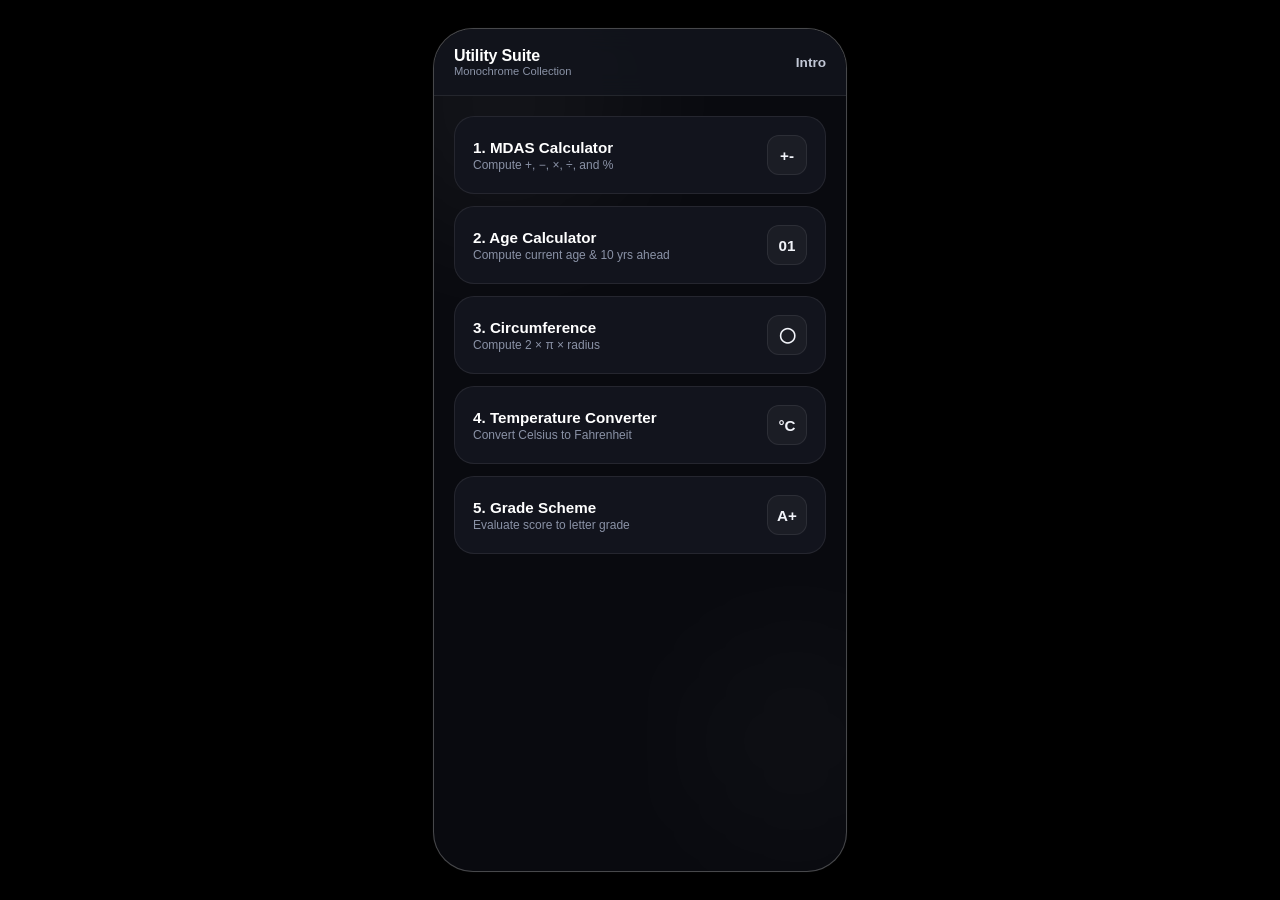
<file: index.html>
<!DOCTYPE html>
<html lang="en">
<head>
  <meta charset="UTF-8">
  <meta name="viewport" content="width=device-width, initial-scale=1.0, maximum-scale=1.0, user-scalable=no">
  <title>Dashboard Hub</title>
  <link rel="stylesheet" href="style.css">
  <style>
    .card-link {
      background: var(--mono-800);
      border-radius: var(--radius);
      padding: 18px;
      border: 1px solid var(--glass-border);
      text-decoration: none;
      color: inherit;
      display: flex;
      align-items: center;
      justify-content: space-between;
      margin-bottom: 12px;
      transition: all 0.2s ease;
    }
    .card-link:hover { border-color: var(--glass-border-active); }
    .card-link:active { transform: scale(0.98); }
    .card-info h2 { font-size: 0.95rem; font-weight: 600; color: var(--mono-fff); }
    .card-info p { font-size: 0.75rem; color: var(--mono-400); margin-top: 2px; }
    .card-icon {
      width: 40px; height: 40px; background: rgba(255, 255, 255, 0.04); color: var(--mono-100);
      border-radius: 12px; display: flex; align-items: center; justify-content: center;
      font-weight: 600; font-size: 0.95rem; border: 1px solid var(--glass-border);
    }
  </style>
</head>
<body>

  <div class="phone-container">
    <div class="orb orb-1"></div>
    <div class="orb orb-2"></div>

    <div class="top-bar">
      <div>
        <span class="page-title">Utility Suite</span>
        <p style="font-size: 0.7rem; color: var(--mono-400);">Monochrome Collection</p>
      </div>
      <a href="welcome.html" class="back-btn">Intro</a>
    </div>

    <div class="content">
      <a href="mdas.html" class="card-link">
        <div class="card-info">
          <h2>1. MDAS Calculator</h2>
          <p>Compute +, −, ×, ÷, and %</p>
        </div>
        <div class="card-icon">+-</div>
      </a>

      <a href="age.html" class="card-link">
        <div class="card-info">
          <h2>2. Age Calculator</h2>
          <p>Compute current age & 10 yrs ahead</p>
        </div>
        <div class="card-icon">01</div>
      </a>

      <a href="circle.html" class="card-link">
        <div class="card-info">
          <h2>3. Circumference</h2>
          <p>Compute 2 × π × radius</p>
        </div>
        <div class="card-icon">◯</div>
      </a>

      <a href="temp.html" class="card-link">
        <div class="card-info">
          <h2>4. Temperature Converter</h2>
          <p>Convert Celsius to Fahrenheit</p>
        </div>
        <div class="card-icon">°C</div>
      </a>

      <a href="grade.html" class="card-link">
        <div class="card-info">
          <h2>5. Grade Scheme</h2>
          <p>Evaluate score to letter grade</p>
        </div>
        <div class="card-icon">A+</div>
      </a>
    </div>
  </div>

</body>
</html>
</file>
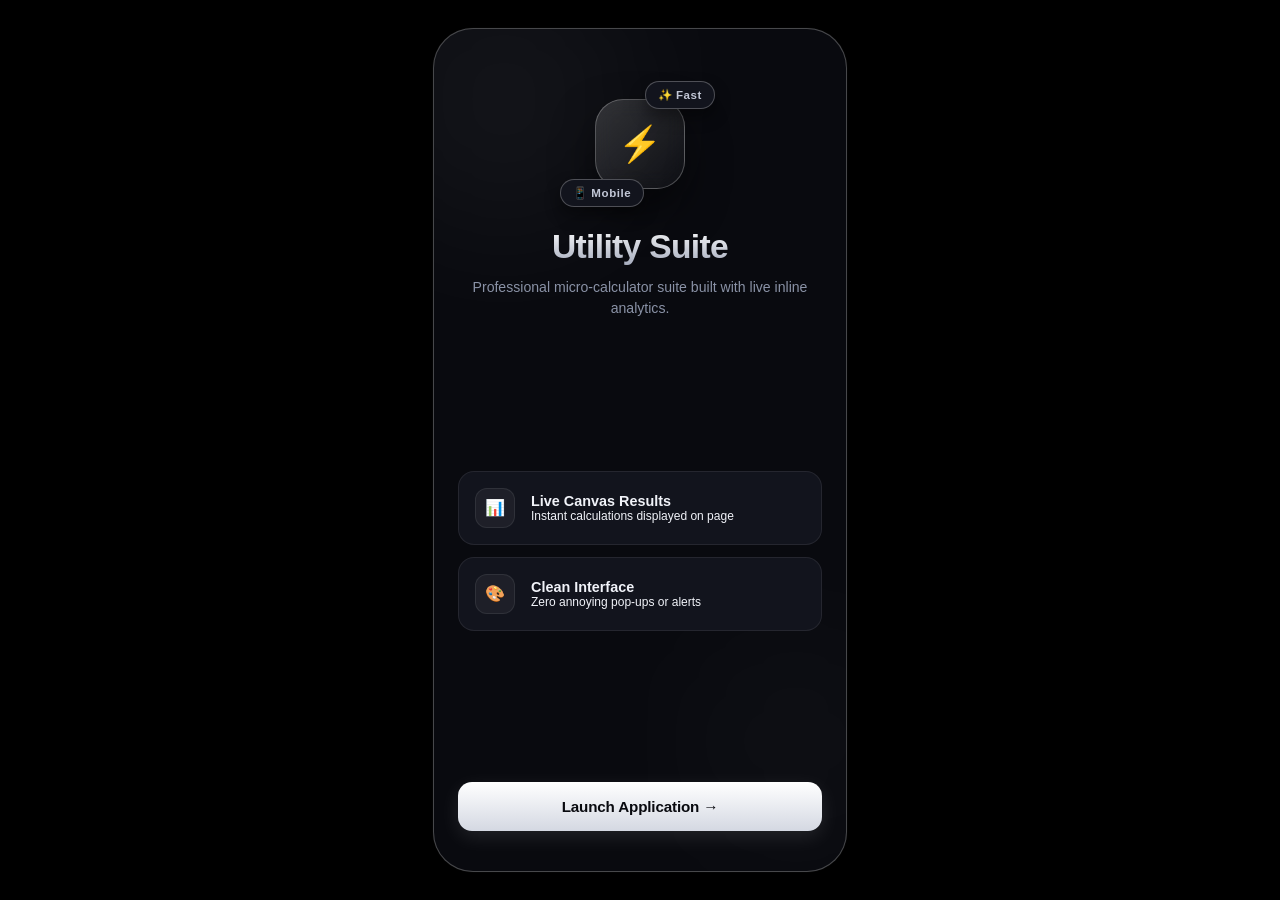
<file: welcome.html>
<!DOCTYPE html>
<html lang="en">
<head>
  <meta charset="UTF-8">
  <meta name="viewport" content="width=device-width, initial-scale=1.0, maximum-scale=1.0, user-scalable=no">
  <title>Welcome - Utility Suite</title>
  <link rel="stylesheet" href="style.css">
</head>
<body>

  <div class="phone-container">
    <!-- Glowing Orbs -->
    <div class="orb orb-1"></div>
    <div class="orb orb-2"></div>

    <div class="welcome-screen">
      <!-- Animated 3D Graphic -->
      <div class="welcome-content">
        <div class="floating-hero-box">
          <div class="hero-glass-disc">⚡</div>
          <div class="float-chip chip-1">✨ Fast</div>
          <div class="float-chip chip-2">📱 Mobile</div>
        </div>

        <h1 class="welcome-title">Utility Suite</h1>
        <p class="welcome-subtitle">
          Professional micro-calculator suite built with live inline analytics.
        </p>
      </div>

      <!-- Feature Cards -->
      <div class="glass-features">
        <div class="glass-feature-card">
          <div class="glass-icon">📊</div>
          <div>
            <h4 style="font-size: 0.9rem; font-weight: 700;">Live Canvas Results</h4>
            <p style="font-size: 0.75rem; color: var(--text-muted);">Instant calculations displayed on page</p>
          </div>
        </div>

        <div class="glass-feature-card">
          <div class="glass-icon">🎨</div>
          <div>
            <h4 style="font-size: 0.9rem; font-weight: 700;">Clean Interface</h4>
            <p style="font-size: 0.75rem; color: var(--text-muted);">Zero annoying pop-ups or alerts</p>
          </div>
        </div>
      </div>

      <!-- Launch Action -->
      <div>
        <a href="index.html" class="btn-start">
          Launch Application &rarr;
        </a>
      </div>
    </div>
  </div>

</body>
</html>
</file>
<file: style.css>
:root {
  --mono-000: #000000;
  --mono-900: #090A0F;
  --mono-800: #12141D;
  --mono-700: #1E2230;
  --mono-600: #2A2F42;
  --mono-500: #4B526B;
  --mono-400: #8A92A6;
  --mono-300: #C2C7D6;
  --mono-100: #F1F3F9;
  --mono-fff: #FFFFFF;

  --accent-glow: rgba(255, 255, 255, 0.12);
  --glass-card: rgba(255, 255, 255, 0.03);
  --glass-border: rgba(255, 255, 255, 0.08);
  --glass-border-active: rgba(255, 255, 255, 0.25);
  --radius: 20px;
}

* {
  box-sizing: border-box;
  margin: 0;
  padding: 0;
  font-family: -apple-system, BlinkMacSystemFont, "Segoe UI", Roboto, Helvetica, Arial, sans-serif;
  -webkit-tap-highlight-color: transparent;
}

body {
  background-color: var(--mono-000);
  display: flex;
  justify-content: center;
  align-items: center;
  min-height: 100vh;
  color: var(--mono-100);
  overflow: hidden;
}

/* Mobile Frame Container */
.phone-container {
  width: 100%;
  max-width: 414px;
  height: 100vh;
  max-height: 896px;
  background-color: var(--mono-900);
  display: flex;
  flex-direction: column;
  position: relative;
  overflow: hidden;
  box-shadow: 0 0 60px rgba(0, 0, 0, 0.8), 0 0 1px rgba(255, 255, 255, 0.2);
}

@media (min-width: 480px) {
  .phone-container {
    border-radius: 40px;
    height: 844px;
    border: 1px solid var(--glass-border-active);
  }
}

/* Subtle Ambient Glows */
.orb {
  position: absolute;
  border-radius: 50%;
  filter: blur(80px);
  z-index: 0;
  pointer-events: none;
}
.orb-1 {
  width: 260px;
  height: 260px;
  background: rgba(255, 255, 255, 0.05);
  top: -60px;
  left: -60px;
  animation: floatOrb 10s ease-in-out infinite alternate;
}
.orb-2 {
  width: 220px;
  height: 220px;
  background: rgba(255, 255, 255, 0.03);
  bottom: 20px;
  right: -60px;
  animation: floatOrb 12s ease-in-out infinite alternate-reverse;
}

/* Onboarding Screen */
.welcome-screen {
  flex: 1;
  display: flex;
  flex-direction: column;
  justify-content: space-between;
  padding: 40px 24px;
  position: relative;
  z-index: 1;
}

.welcome-content {
  text-align: center;
  margin-top: 20px;
}

/* Hero Graphic Box */
.floating-hero-box {
  width: 110px;
  height: 110px;
  margin: 0 auto 28px;
  position: relative;
  display: flex;
  align-items: center;
  justify-content: center;
  animation: float 4s ease-in-out infinite;
}

.hero-glass-disc {
  width: 90px;
  height: 90px;
  background: linear-gradient(135deg, rgba(255, 255, 255, 0.15), rgba(255, 255, 255, 0.02));
  border-radius: 28px;
  display: flex;
  align-items: center;
  justify-content: center;
  font-size: 2.2rem;
  box-shadow: 0 20px 40px rgba(0, 0, 0, 0.5);
  border: 1px solid var(--glass-border-active);
  backdrop-filter: blur(10px);
}

.float-chip {
  position: absolute;
  background: var(--mono-800);
  border: 1px solid var(--glass-border-active);
  padding: 6px 12px;
  border-radius: 20px;
  font-size: 0.72rem;
  font-weight: 600;
  letter-spacing: 0.05em;
  color: var(--mono-300);
  box-shadow: 0 8px 16px rgba(0, 0, 0, 0.4);
}
.chip-1 { top: -8px; right: -20px; animation: float 3.5s ease-in-out infinite alternate; }
.chip-2 { bottom: -8px; left: -25px; animation: float 4.5s ease-in-out infinite alternate-reverse; }

.welcome-title {
  font-size: 2.1rem;
  font-weight: 700;
  letter-spacing: -0.02em;
  line-height: 1.2;
  background: linear-gradient(180deg, #FFFFFF 0%, #A1A8BA 100%);
  -webkit-background-clip: text;
  -webkit-text-fill-color: transparent;
  margin-bottom: 10px;
}

.welcome-subtitle {
  font-size: 0.88rem;
  color: var(--mono-400);
  line-height: 1.5;
  font-weight: 400;
}

/* Feature Cards */
.glass-features {
  display: flex;
  flex-direction: column;
  gap: 12px;
  margin: 20px 0;
}

.glass-feature-card {
  background: var(--mono-800);
  border: 1px solid var(--glass-border);
  padding: 16px;
  border-radius: 16px;
  display: flex;
  align-items: center;
  gap: 16px;
  transition: border-color 0.2s ease;
  animation: springUp 0.6s cubic-bezier(0.175, 0.885, 0.32, 1.275) both;
}

.glass-icon {
  width: 40px;
  height: 40px;
  background: rgba(255, 255, 255, 0.05);
  border-radius: 12px;
  color: var(--mono-100);
  display: flex;
  align-items: center;
  justify-content: center;
  font-size: 1rem;
  border: 1px solid var(--glass-border);
}

/* Header Bar */
.top-bar {
  background: rgba(18, 20, 29, 0.85);
  backdrop-filter: blur(12px);
  padding: 18px 20px;
  border-bottom: 1px solid var(--glass-border);
  display: flex;
  align-items: center;
  justify-content: space-between;
  z-index: 10;
}

.back-btn {
  text-decoration: none;
  color: var(--mono-300);
  font-weight: 600;
  font-size: 0.85rem;
  transition: opacity 0.2s;
}
.back-btn:hover { color: var(--mono-fff); }

.page-title {
  font-size: 1rem;
  font-weight: 600;
  letter-spacing: -0.01em;
  color: var(--mono-fff);
}

.content {
  flex: 1;
  overflow-y: auto;
  padding: 20px;
  position: relative;
  z-index: 1;
}

/* Input Cards & Form Controls */
.card {
  background: var(--mono-800);
  border-radius: var(--radius);
  padding: 22px;
  border: 1px solid var(--glass-border);
  box-shadow: 0 10px 25px rgba(0, 0, 0, 0.3);
  margin-bottom: 18px;
}

.form-group {
  margin-bottom: 16px;
}

.form-group label {
  display: block;
  font-size: 0.7rem;
  font-weight: 600;
  color: var(--mono-400);
  margin-bottom: 8px;
  text-transform: uppercase;
  letter-spacing: 0.08em;
}

.input-field {
  width: 100%;
  padding: 14px 16px;
  background: var(--mono-900);
  border: 1px solid var(--glass-border);
  border-radius: 12px;
  font-size: 0.95rem;
  color: var(--mono-fff);
  outline: none;
  transition: all 0.2s ease;
}

.input-field:focus {
  border-color: var(--glass-border-active);
  box-shadow: 0 0 0 3px rgba(255, 255, 255, 0.05);
}

/* Elegant Action Button */
.btn-start {
  width: 100%;
  padding: 16px;
  background: linear-gradient(180deg, #FFFFFF 0%, #D4D8E2 100%);
  color: var(--mono-900);
  border: none;
  border-radius: 14px;
  font-weight: 600;
  font-size: 0.95rem;
  letter-spacing: -0.01em;
  cursor: pointer;
  position: relative;
  overflow: hidden;
  box-shadow: 0 6px 20px rgba(255, 255, 255, 0.1);
  transition: all 0.2s ease;
  display: flex;
  align-items: center;
  justify-content: center;
  gap: 8px;
  text-decoration: none;
}

.btn-start:active {
  transform: scale(0.98);
  opacity: 0.9;
}

/* Inline Results Canvas */
.canvas-result {
  background: var(--mono-800);
  border: 1px solid var(--glass-border-active);
  border-radius: var(--radius);
  padding: 22px;
  box-shadow: 0 15px 35px rgba(0, 0, 0, 0.4);
  display: none;
}

.canvas-result.active {
  display: block;
  animation: springUp 0.4s ease-out;
}

.canvas-header {
  display: flex;
  align-items: center;
  justify-content: space-between;
  padding-bottom: 12px;
  border-bottom: 1px solid var(--glass-border);
  margin-bottom: 12px;
}

.canvas-badge {
  background: rgba(255, 255, 255, 0.08);
  color: var(--mono-300);
  border: 1px solid var(--glass-border);
  padding: 3px 8px;
  border-radius: 12px;
  font-size: 0.65rem;
  font-weight: 600;
  text-transform: uppercase;
  letter-spacing: 0.05em;
}

.result-row {
  display: flex;
  justify-content: space-between;
  align-items: center;
  padding: 10px 0;
  border-bottom: 1px solid rgba(255, 255, 255, 0.03);
}

.result-row:last-child {
  border-bottom: none;
}

.result-label {
  font-size: 0.8rem;
  color: var(--mono-400);
}

.result-val {
  font-size: 1rem;
  font-weight: 600;
  color: var(--mono-fff);
  font-family: ui-monospace, SFMono-Regular, SF Pro Text, monospace;
}

/* Bottom Nav */
.bottom-nav {
  background: rgba(18, 20, 29, 0.95);
  backdrop-filter: blur(12px);
  border-top: 1px solid var(--glass-border);
  display: flex;
  justify-content: space-around;
  padding: 12px 0 22px;
  z-index: 10;
}

.nav-link {
  text-decoration: none;
  color: var(--mono-500);
  font-size: 0.72rem;
  font-weight: 600;
  transition: all 0.2s ease;
}

.nav-link.active {
  color: var(--mono-fff);
}

/* Keyframes */
@keyframes float {
  0% { transform: translateY(0px); }
  50% { transform: translateY(-8px); }
  100% { transform: translateY(0px); }
}

@keyframes floatOrb {
  0% { transform: translate(0, 0); }
  100% { transform: translate(20px, 30px); }
}

@keyframes springUp {
  0% { opacity: 0; transform: translateY(20px); }
  100% { opacity: 1; transform: translateY(0); }
}
</file>
